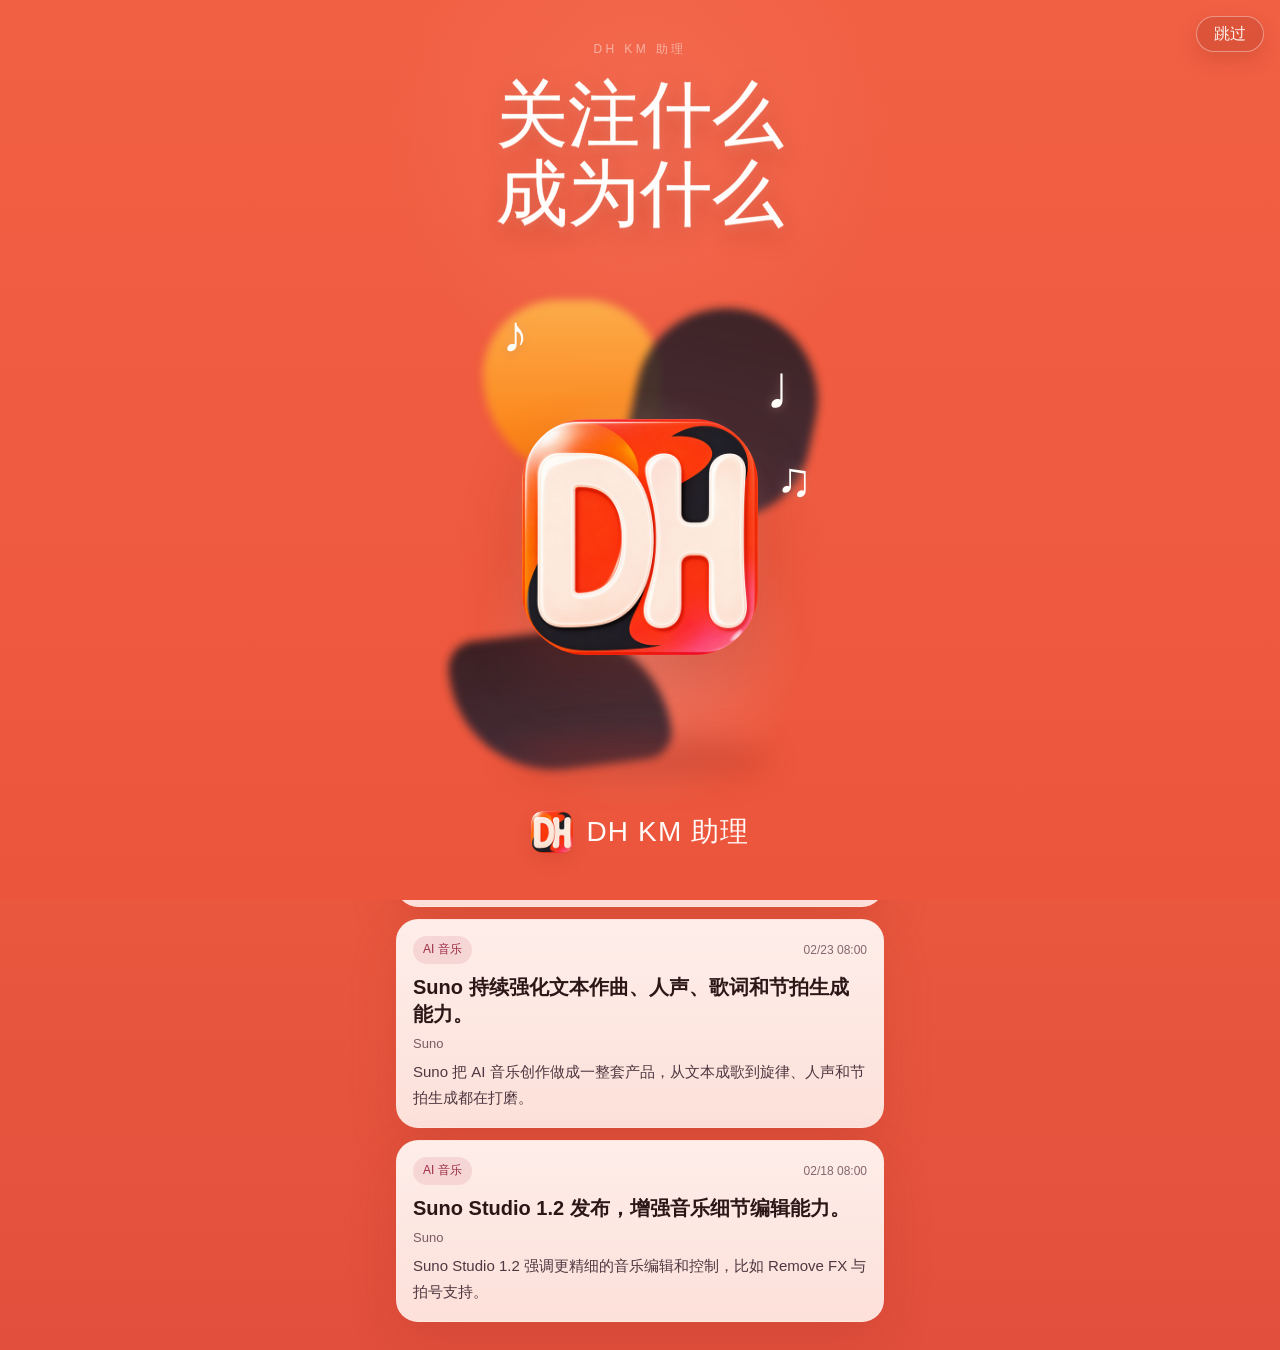
<file: index.html>
<!DOCTYPE html>
<html lang="zh-CN">
  <head>
    <meta charset="UTF-8" />
    <meta name="viewport" content="width=device-width, initial-scale=1.0, viewport-fit=cover" />
    <meta name="theme-color" content="#ef5c41" />
    <meta name="apple-mobile-web-app-capable" content="yes" />
    <meta name="apple-mobile-web-app-status-bar-style" content="default" />
    <meta name="apple-mobile-web-app-title" content="DH KM 助理" />
    <title>DH KM 助理</title>
    <link rel="manifest" href="./manifest.webmanifest" />
    <link rel="apple-touch-icon" sizes="180x180" href="./apple-touch-icon.png" />
    <link rel="icon" href="./icon-512.png" type="image/png" />
    <link rel="stylesheet" href="./styles.css" />
  </head>
  <body>
    <div id="splash-screen" class="splash-screen" aria-hidden="true">
      <button id="skip-splash" class="skip-splash" type="button">跳过</button>
      <div class="splash-card">
        <div class="splash-copy">
          <p class="splash-intro">DH KM 助理</p>
          <h1 class="splash-slogan">关注什么<br />成为什么</h1>
        </div>

        <div class="splash-stage" aria-hidden="true">
          <div class="splash-blob splash-blob-a"></div>
          <div class="splash-blob splash-blob-b"></div>
          <div class="splash-blob splash-blob-c"></div>

          <span class="splash-note splash-note-one">♪</span>
          <span class="splash-note splash-note-two">♩</span>
          <span class="splash-note splash-note-three">♫</span>

          <div class="splash-pulse-ring"></div>
          <div class="splash-shadow"></div>
          <div class="splash-visual-shell">
            <div class="splash-visual">
              <img src="./icon-512.png" alt="DH KM 助理图标" />
            </div>
          </div>
        </div>

        <div class="splash-footer">
          <div class="splash-brand">
            <div class="splash-brand-mark">
              <img src="./icon-192.png" alt="DH KM 助理图标" />
            </div>
            <p class="splash-brand-name">DH KM 助理</p>
          </div>
        </div>
      </div>
    </div>

    <main class="app-shell">
      <header class="app-header">
        <div class="brand-block">
          <div class="brand-mark">
            <img src="./icon-192.png" alt="DH KM 助理图标" />
          </div>
          <div class="brand-copy">
            <p class="brand-name">DH KM 助理</p>
            <h1 class="page-title">每日最新事件资讯</h1>
          </div>
        </div>
      </header>

      <nav class="section-tabs" aria-label="资讯分类">
        <button class="section-tab is-active" type="button" data-view="latest">AI领域资讯</button>
        <button class="section-tab" type="button" data-view="policy">政策新规</button>
        <button class="section-tab" type="button" data-view="industry">行业动向</button>
      </nav>

      <section class="hero-panel">
        <div class="hero-copy">
          <p class="hero-kicker" id="hero-kicker">实时更新</p>
          <h2 class="hero-title" id="hero-title">最新资讯</h2>
          <p class="hero-description" id="hero-description">
            当前内容来自已接入的官源、主流媒体与平台官方入口，按你的三栏规则筛选。
          </p>
        </div>
      </section>

      <section class="feed-section">
        <ol id="news-list" class="news-list"></ol>
      </section>
    </main>

    <aside id="detail-sheet" class="detail-sheet" aria-hidden="true">
      <div id="sheet-backdrop" class="sheet-backdrop"></div>
      <section class="sheet-panel" aria-label="资讯详情">
        <button id="close-detail" class="close-detail" type="button" aria-label="关闭详情">关闭</button>
        <div class="sheet-meta">
          <span id="detail-category" class="detail-category"></span>
          <span id="detail-time" class="detail-time"></span>
        </div>
        <h2 id="detail-title" class="detail-title"></h2>
        <p id="detail-location" class="detail-location"></p>
        <p id="detail-summary" class="detail-summary"></p>
        <div class="detail-block">
          <h3>完整版</h3>
          <p id="detail-content"></p>
        </div>
        <div class="detail-block">
          <h3>原文来源</h3>
          <p id="detail-source"></p>
          <a id="detail-link" class="detail-link" href="#" target="_blank" rel="noreferrer">查看原文</a>
        </div>
      </section>
    </aside>

    <template id="item-template">
      <li class="news-item">
        <button class="news-card" type="button">
          <div class="card-topline">
            <span class="card-tag"></span>
            <span class="card-time"></span>
          </div>
          <h2 class="card-title"></h2>
          <p class="card-location"></p>
          <p class="card-summary"></p>
        </button>
      </li>
    </template>

    <script src="./content.js"></script>
    <script src="./app.js"></script>
  </body>
</html>
</file>
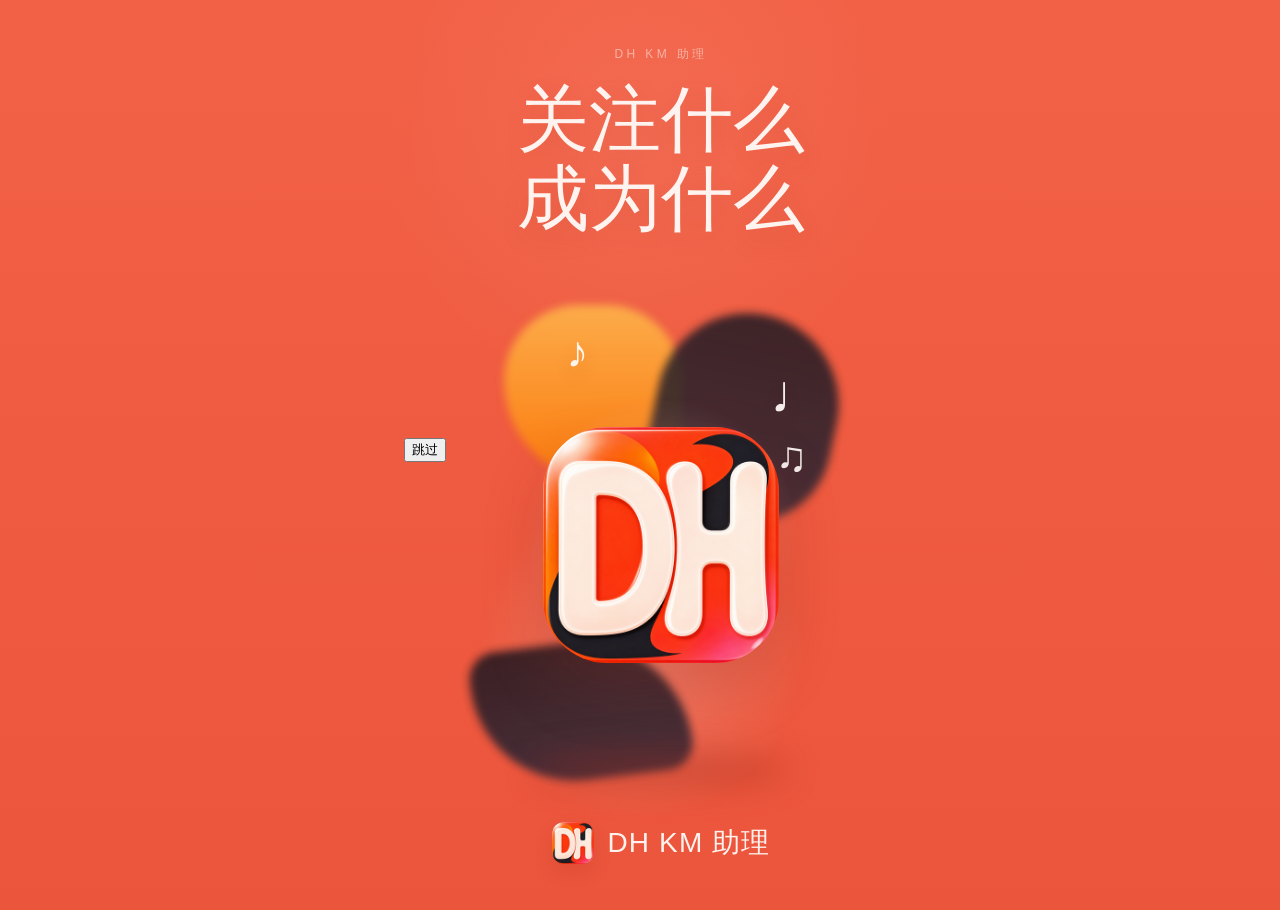
<file: loading-preview.html>
<!DOCTYPE html>
<html lang="zh-CN">
  <head>
    <meta charset="UTF-8" />
    <meta name="viewport" content="width=device-width, initial-scale=1.0, viewport-fit=cover" />
    <meta name="theme-color" content="#ef5c41" />
    <title>DH KM 加载页预览</title>
    <link rel="icon" href="./icon-512.png" type="image/png" />
    <style>
      :root {
        --bg-a: #f26146;
        --bg-b: #ef5b40;
        --bg-c: #eb553c;
        --text: rgba(255, 249, 246, 0.96);
        --text-soft: rgba(255, 244, 239, 0.76);
      }

      * {
        box-sizing: border-box;
      }

      html,
      body {
        margin: 0;
        min-height: 100%;
        font-family: "PingFang SC", "Microsoft YaHei", "Noto Sans SC", sans-serif;
      }

      body {
        min-height: 100vh;
        display: flex;
        align-items: center;
        justify-content: center;
        padding: 28px 26px calc(38px + env(safe-area-inset-bottom, 0px));
        background:
          radial-gradient(circle at 50% 72%, rgba(255, 220, 210, 0.3), transparent 18%),
          radial-gradient(circle at 50% 16%, rgba(255, 244, 239, 0.08), transparent 26%),
          linear-gradient(180deg, var(--bg-a) 0%, var(--bg-b) 48%, var(--bg-c) 100%);
        overflow: hidden;
      }

      .splash-card {
        width: min(100%, 430px);
        min-height: calc(100dvh - 56px - env(safe-area-inset-bottom, 0px));
        max-height: calc(100dvh - 56px - env(safe-area-inset-bottom, 0px));
        display: flex;
        flex-direction: column;
        justify-content: flex-start;
        align-items: center;
        text-align: center;
      }

      .splash-copy {
        padding-top: max(18px, env(safe-area-inset-top, 0px));
        width: 100%;
      }

      .splash-intro {
        margin: 0 0 18px;
        font-size: 12px;
        letter-spacing: 0.28em;
        color: rgba(255, 246, 241, 0.52);
        animation: splashRise 480ms ease both;
      }

      .splash-slogan {
        margin: 0;
        font-size: clamp(40px, 12vw, 72px);
        line-height: 1.1;
        color: var(--text);
        font-family: "STXingkai", "Kaiti SC", "KaiTi", cursive;
        font-weight: 400;
        text-shadow: 0 10px 26px rgba(169, 48, 28, 0.16);
        animation: splashRise 720ms ease both;
        max-width: 360px;
        margin-left: auto;
        margin-right: auto;
      }

      .splash-stage {
        position: relative;
        width: 100%;
        min-height: clamp(320px, 42dvh, 520px);
        display: flex;
        align-items: center;
        justify-content: center;
        margin-top: 12px;
        flex: 1;
      }

      .splash-blob {
        position: absolute;
        border-radius: 999px;
        filter: blur(4px);
        opacity: 0.88;
      }

      .splash-blob-a {
        top: 54px;
        left: 58px;
        width: clamp(120px, 34vw, 178px);
        height: clamp(120px, 34vw, 178px);
        background: linear-gradient(180deg, rgba(255, 190, 76, 0.92), rgba(255, 131, 0, 0.9));
        border-top-left-radius: 110px;
        border-top-right-radius: 110px;
        border-bottom-left-radius: 150px;
        border-bottom-right-radius: 40px;
      }

      .splash-blob-b {
        top: 62px;
        right: 40px;
        width: clamp(128px, 34vw, 182px);
        height: clamp(150px, 38vw, 208px);
        background: linear-gradient(180deg, rgba(26, 24, 34, 0.95), rgba(43, 40, 55, 0.96));
        border-top-left-radius: 140px;
        border-top-right-radius: 140px;
        border-bottom-left-radius: 42px;
        border-bottom-right-radius: 126px;
        transform: rotate(12deg);
      }

      .splash-blob-c {
        bottom: 42px;
        left: 28px;
        width: clamp(154px, 46vw, 214px);
        height: clamp(92px, 26vw, 138px);
        background: linear-gradient(180deg, rgba(22, 20, 29, 0.94), rgba(44, 40, 57, 0.98));
        border-top-left-radius: 42px;
        border-top-right-radius: 170px;
        border-bottom-left-radius: 160px;
        border-bottom-right-radius: 40px;
        transform: rotate(-7deg);
      }

      .splash-pulse-ring {
        position: absolute;
        width: clamp(214px, 58vw, 288px);
        height: clamp(214px, 58vw, 288px);
        border-radius: 50%;
        background: radial-gradient(circle, rgba(255, 246, 242, 0.28), rgba(255, 246, 242, 0) 68%);
        animation: splashRing 2.3s ease-in-out infinite;
      }

      .splash-shadow {
        position: absolute;
        left: 50%;
        bottom: 34px;
        width: clamp(180px, 58vw, 256px);
        height: clamp(28px, 8vw, 38px);
        transform: translateX(-50%);
        border-radius: 50%;
        background: rgba(157, 38, 26, 0.34);
        filter: blur(16px);
      }

      .splash-visual-shell {
        position: relative;
        z-index: 2;
        width: clamp(210px, 66vw, 292px);
        height: clamp(210px, 66vw, 292px);
        display: flex;
        align-items: center;
        justify-content: center;
        transform: translateY(8px);
      }

      .splash-visual {
        position: relative;
        width: clamp(172px, 54vw, 236px);
        height: clamp(172px, 54vw, 236px);
        border-radius: clamp(44px, 14vw, 64px);
        overflow: hidden;
        box-shadow: 0 28px 60px rgba(132, 34, 24, 0.24);
        animation: splashPulse 2.1s ease-in-out infinite;
      }

      .splash-visual img {
        width: 100%;
        height: 100%;
        display: block;
      }

      .splash-visual::after {
        content: "";
        position: absolute;
        inset: -10%;
        background: linear-gradient(110deg, transparent 34%, rgba(255, 255, 255, 0.32) 50%, transparent 66%);
        transform: translateX(-120%) rotate(8deg);
        animation: splashScan 1.9s ease-in-out infinite;
      }

      .splash-motion {
        position: absolute;
        z-index: 1;
        display: grid;
        gap: 12px;
      }

      .splash-motion span {
        display: block;
        width: 72px;
        height: 4px;
        border-radius: 999px;
        background: rgba(255, 246, 241, 0.84);
        animation: motionFlicker 1.8s ease-in-out infinite;
      }

      .splash-motion-left {
        left: 38px;
        bottom: 104px;
      }

      .splash-motion-left span:first-child {
        width: 46px;
        justify-self: end;
      }

      .splash-motion-right {
        right: 34px;
        bottom: 110px;
      }

      .splash-motion-right span:last-child {
        width: 42px;
        justify-self: end;
      }

      .splash-note {
        position: absolute;
        z-index: 1;
        color: rgba(255, 250, 247, 0.94);
        text-shadow: 0 8px 18px rgba(153, 44, 34, 0.18);
        animation: noteFloat 2.8s ease-in-out infinite;
      }

      .splash-note-one {
        top: 76px;
        left: 28%;
        font-size: clamp(28px, 8vw, 44px);
        animation-delay: 0s;
      }

      .splash-note-two {
        top: 124px;
        right: 18%;
        font-size: clamp(22px, 6vw, 34px);
        animation-delay: 0.45s;
      }

      .splash-note-three {
        top: 182px;
        right: 16%;
        font-size: clamp(28px, 7vw, 42px);
        animation-delay: 0.9s;
      }

      .splash-footer {
        width: 100%;
        display: flex;
        flex-direction: column;
        align-items: center;
        gap: 20px;
        padding-bottom: calc(8px + env(safe-area-inset-bottom, 0px));
        margin-top: auto;
      }

      .splash-brand {
        display: inline-flex;
        align-items: center;
        gap: 14px;
        animation: splashRise 840ms ease both;
      }

      .splash-brand-mark {
        width: 42px;
        height: 42px;
        border-radius: 12px;
        overflow: hidden;
        box-shadow: 0 8px 18px rgba(160, 46, 28, 0.16);
      }

      .splash-brand-mark img {
        width: 100%;
        height: 100%;
        display: block;
      }

      .splash-brand-name {
        margin: 0;
        font-size: clamp(20px, 6vw, 28px);
        line-height: 1;
        color: var(--text);
        letter-spacing: 0.04em;
      }

      .splash-loader {
        position: relative;
        width: min(320px, 76vw);
        height: 14px;
        margin-bottom: 0;
      }

      .splash-loader-track,
      .splash-loader-fill {
        position: absolute;
        inset: 0;
        border-radius: 999px;
      }

      .splash-loader-track {
        background: rgba(255, 247, 243, 0.34);
      }

      .splash-loader-fill {
        width: 100%;
        background: linear-gradient(
          90deg,
          rgba(255, 250, 247, 0),
          rgba(255, 250, 247, 0.96) 22%,
          rgba(255, 250, 247, 0.96) 78%,
          rgba(255, 250, 247, 0)
        );
        animation: loaderSweep 1.8s ease-in-out infinite;
      }

      @keyframes splashPulse {
        0%,
        100% {
          transform: scale(0.97) translateY(0);
        }

        50% {
          transform: scale(1) translateY(-4px);
        }
      }

      @keyframes splashRing {
        0%,
        100% {
          transform: scale(0.9);
          opacity: 0.36;
        }

        50% {
          transform: scale(1.06);
          opacity: 0.74;
        }
      }

      @keyframes splashScan {
        0% {
          transform: translateX(-130%) rotate(8deg);
          opacity: 0;
        }

        20% {
          opacity: 0.95;
        }

        70% {
          opacity: 0.82;
        }

        100% {
          transform: translateX(130%) rotate(8deg);
          opacity: 0;
        }
      }

      @keyframes motionFlicker {
        0%,
        100% {
          opacity: 0.45;
          transform: translateX(0);
        }

        50% {
          opacity: 1;
          transform: translateX(6px);
        }
      }

      @keyframes noteFloat {
        0%,
        100% {
          transform: translateY(0) rotate(0deg);
        }

        50% {
          transform: translateY(-10px) rotate(4deg);
        }
      }

      @keyframes loaderSweep {
        0% {
          transform: scaleX(0.74);
          opacity: 0.74;
        }

        50% {
          transform: scaleX(1);
          opacity: 1;
        }

        100% {
          transform: scaleX(0.74);
          opacity: 0.74;
        }
      }

      @keyframes splashRise {
        from {
          opacity: 0;
          transform: translateY(10px);
        }

        to {
          opacity: 1;
          transform: translateY(0);
        }
      }

      @media (max-width: 420px) {
        .splash-card {
          min-height: calc(100dvh - 44px - env(safe-area-inset-bottom, 0px));
          max-height: calc(100dvh - 44px - env(safe-area-inset-bottom, 0px));
        }
      }
    </style>
  </head>
  <body>
    <button class="skip-splash" type="button">跳过</button>
    <div class="splash-card">
      <div class="splash-copy">
        <p class="splash-intro">DH KM 助理</p>
        <h1 class="splash-slogan">关注什么<br />成为什么</h1>
      </div>

      <div class="splash-stage" aria-hidden="true">
        <div class="splash-blob splash-blob-a"></div>
        <div class="splash-blob splash-blob-b"></div>
        <div class="splash-blob splash-blob-c"></div>

        <span class="splash-note splash-note-one">♪</span>
        <span class="splash-note splash-note-two">♩</span>
        <span class="splash-note splash-note-three">♫</span>

        <div class="splash-pulse-ring"></div>
        <div class="splash-shadow"></div>
        <div class="splash-visual-shell">
          <div class="splash-visual">
            <img src="./icon-512.png" alt="DH KM 助理图标" />
          </div>
        </div>
      </div>

      <div class="splash-footer">
        <div class="splash-brand">
          <div class="splash-brand-mark">
            <img src="./icon-192.png" alt="DH KM 助理图标" />
          </div>
          <p class="splash-brand-name">DH KM 助理</p>
        </div>
      </div>
    </div>
  </body>
</html>
</file>
<file: styles.css>
:root {
  --bg: #ef5c41;
  --bg-deep: #dd4939;
  --surface: rgba(255, 246, 243, 0.95);
  --surface-soft: rgba(255, 240, 235, 0.9);
  --text: #2a1716;
  --text-soft: #755d5f;
  --line: rgba(176, 69, 56, 0.16);
  --shadow: 0 18px 48px rgba(144, 45, 28, 0.18);
  --radius-xl: 28px;
  --radius-lg: 22px;
}

* {
  box-sizing: border-box;
}

html,
body {
  margin: 0;
  min-height: 100%;
  font-family: "PingFang SC", "Microsoft YaHei", "Noto Sans SC", sans-serif;
  background:
    radial-gradient(circle at top left, rgba(255, 229, 219, 0.28), transparent 28%),
    linear-gradient(180deg, #f56b4b 0%, #ef5c41 48%, #e24f3c 100%);
  color: var(--text);
}

body {
  min-height: 100vh;
}

button,
a {
  font: inherit;
}

.app-shell {
  width: min(100%, 520px);
  margin: 0 auto;
  padding: calc(20px + env(safe-area-inset-top, 0px)) 16px calc(28px + env(safe-area-inset-bottom, 0px));
}

.app-header {
  margin-bottom: 16px;
}

.brand-block {
  display: flex;
  align-items: center;
  gap: 12px;
}

.brand-mark {
  flex: 0 0 56px;
  width: 56px;
  height: 56px;
  border-radius: 18px;
  overflow: hidden;
  box-shadow: 0 10px 28px rgba(48, 13, 23, 0.24);
}

.brand-mark img {
  width: 100%;
  height: 100%;
  display: block;
}

.brand-name {
  margin: 0 0 4px;
  font-size: 13px;
  letter-spacing: 0.22em;
  color: rgba(255, 245, 241, 0.92);
}

.page-title {
  margin: 0;
  font-size: 30px;
  line-height: 1.12;
  color: #fffaf8;
}

.section-tabs {
  display: grid;
  grid-template-columns: repeat(3, 1fr);
  gap: 10px;
  padding: 6px;
  background: rgba(255, 244, 239, 0.14);
  border: 1px solid rgba(255, 237, 230, 0.2);
  border-radius: 22px;
  backdrop-filter: blur(16px);
  margin-bottom: 16px;
}

.section-tab {
  border: 0;
  border-radius: 18px;
  padding: 12px 8px;
  color: rgba(255, 248, 244, 0.84);
  background: transparent;
}

.section-tab.is-active {
  background: linear-gradient(135deg, #fff4ef 0%, #ffd8cb 100%);
  color: #bf452f;
  box-shadow: 0 12px 24px rgba(154, 45, 26, 0.18);
}

.hero-panel {
  background: linear-gradient(180deg, rgba(255, 248, 245, 0.95), rgba(255, 241, 236, 0.92));
  border: 1px solid rgba(255, 227, 219, 0.52);
  border-radius: var(--radius-xl);
  box-shadow: var(--shadow);
  padding: 18px;
  margin-bottom: 14px;
}

.hero-kicker {
  margin: 0 0 8px;
  font-size: 12px;
  letter-spacing: 0.16em;
  color: #c05a43;
}

.hero-title {
  margin: 0 0 10px;
  font-size: 28px;
  line-height: 1.16;
}

.hero-description {
  margin: 0;
  font-size: 15px;
  line-height: 1.7;
  color: var(--text-soft);
}

.news-list {
  margin: 0;
  padding: 0;
  list-style: none;
  display: grid;
  gap: 12px;
}

.news-card {
  width: 100%;
  border: 1px solid rgba(255, 227, 219, 0.48);
  background: linear-gradient(180deg, var(--surface) 0%, var(--surface-soft) 100%);
  border-radius: var(--radius-lg);
  padding: 16px;
  box-shadow: var(--shadow);
  text-align: left;
  color: inherit;
}

.card-topline {
  display: flex;
  align-items: center;
  justify-content: space-between;
  gap: 12px;
  margin-bottom: 10px;
}

.card-tag {
  display: inline-flex;
  align-items: center;
  min-height: 28px;
  padding: 0 10px;
  border-radius: 999px;
  background: rgba(190, 61, 86, 0.12);
  color: #9c2d48;
  font-size: 12px;
}

.card-time {
  font-size: 12px;
  color: #86656d;
}

.card-title {
  margin: 0 0 8px;
  font-size: 20px;
  line-height: 1.36;
}

.card-location {
  margin: 0 0 8px;
  font-size: 13px;
  color: #7a5a62;
}

.card-summary {
  margin: 0;
  font-size: 15px;
  line-height: 1.72;
  color: #4e3740;
}

.detail-sheet {
  position: fixed;
  inset: 0;
  z-index: 20;
  display: none;
}

.detail-sheet.is-open {
  display: block;
}

.sheet-backdrop {
  position: absolute;
  inset: 0;
  background: rgba(28, 9, 15, 0.52);
  backdrop-filter: blur(8px);
}

.sheet-panel {
  position: absolute;
  left: 0;
  right: 0;
  bottom: 0;
  max-width: 520px;
  margin: 0 auto;
  padding: 22px 18px calc(26px + env(safe-area-inset-bottom, 0px));
  background: #fff9f6;
  border-radius: 26px 26px 0 0;
  box-shadow: 0 -20px 48px rgba(35, 10, 18, 0.24);
  max-height: 82vh;
  overflow-y: auto;
}

.close-detail {
  border: 0;
  background: rgba(150, 54, 77, 0.1);
  color: #8f2846;
  border-radius: 999px;
  padding: 10px 14px;
  margin-bottom: 16px;
}

.sheet-meta {
  display: flex;
  flex-wrap: wrap;
  gap: 10px;
  margin-bottom: 10px;
}

.detail-category,
.detail-time {
  font-size: 12px;
  color: #8d5f6a;
}

.detail-title {
  margin: 0 0 10px;
  font-size: 26px;
  line-height: 1.3;
}

.detail-location,
.detail-summary,
.detail-block p {
  margin: 0 0 12px;
  font-size: 15px;
  line-height: 1.78;
  color: #493039;
}

.detail-block {
  padding-top: 12px;
  border-top: 1px solid var(--line);
  margin-top: 12px;
}

.detail-block h3 {
  margin: 0 0 10px;
  font-size: 14px;
  color: #8a2945;
}

.detail-link {
  display: inline-flex;
  align-items: center;
  min-height: 44px;
  padding: 0 16px;
  border-radius: 999px;
  background: linear-gradient(135deg, #f26a4b 0%, #dd4d3b 100%);
  color: #fff9f7;
  text-decoration: none;
}

.splash-screen {
  position: fixed;
  inset: 0;
  z-index: 30;
  display: flex;
  align-items: center;
  justify-content: center;
  padding: 28px 26px calc(38px + env(safe-area-inset-bottom, 0px));
  background:
    radial-gradient(circle at 50% 72%, rgba(255, 220, 210, 0.3), transparent 18%),
    radial-gradient(circle at 50% 16%, rgba(255, 244, 239, 0.08), transparent 26%),
    linear-gradient(180deg, #f26043 0%, #ef5b40 48%, #eb553c 100%);
  opacity: 0;
  visibility: hidden;
  pointer-events: none;
  transition: opacity 260ms ease, visibility 260ms ease;
}

.splash-screen.is-visible {
  opacity: 1;
  visibility: visible;
  pointer-events: auto;
}

.skip-splash {
  position: fixed;
  top: calc(16px + env(safe-area-inset-top, 0px));
  right: 16px;
  z-index: 40;
  min-width: 68px;
  height: 36px;
  padding: 0 14px;
  border: 1px solid rgba(255, 243, 238, 0.42);
  border-radius: 999px;
  background: rgba(124, 34, 25, 0.18);
  color: rgba(255, 251, 248, 0.94);
  backdrop-filter: blur(8px);
  box-shadow: 0 8px 20px rgba(118, 33, 23, 0.18);
}

.splash-card {
  width: min(100%, 430px);
  min-height: calc(100dvh - 56px - env(safe-area-inset-bottom, 0px));
  max-height: calc(100dvh - 56px - env(safe-area-inset-bottom, 0px));
  display: flex;
  flex-direction: column;
  justify-content: flex-start;
  align-items: center;
  text-align: center;
}

.splash-copy {
  padding-top: max(18px, env(safe-area-inset-top, 0px));
  width: 100%;
}

.splash-intro {
  margin: 0 0 18px;
  font-size: 12px;
  letter-spacing: 0.28em;
  color: rgba(255, 246, 241, 0.52);
  animation: splashRise 480ms ease both;
}

.splash-slogan {
  margin: 0;
  font-size: clamp(40px, 12vw, 72px);
  line-height: 1.1;
  color: #fffdfb;
  font-family: "STXingkai", "Kaiti SC", "KaiTi", cursive;
  font-weight: 400;
  text-shadow:
    0 1px 0 rgba(255, 255, 255, 0.34),
    0 4px 12px rgba(255, 255, 255, 0.14),
    0 14px 24px rgba(157, 40, 23, 0.24);
  -webkit-text-stroke: 0.8px rgba(255, 252, 248, 0.46);
  filter: drop-shadow(0 2px 10px rgba(155, 42, 24, 0.18));
  animation: splashRise 720ms ease both;
  max-width: 420px;
  margin-left: auto;
  margin-right: auto;
}

.splash-stage {
  position: relative;
  width: 100%;
  min-height: clamp(320px, 42dvh, 520px);
  display: flex;
  align-items: center;
  justify-content: center;
  margin-top: 12px;
  flex: 1;
}

.splash-blob {
  position: absolute;
  border-radius: 999px;
  filter: blur(4px);
  opacity: 0.88;
}

.splash-blob-a {
  top: 54px;
  left: 58px;
  width: clamp(120px, 34vw, 178px);
  height: clamp(120px, 34vw, 178px);
  background: linear-gradient(180deg, rgba(255, 190, 76, 0.92), rgba(255, 131, 0, 0.9));
  border-top-left-radius: 110px;
  border-top-right-radius: 110px;
  border-bottom-left-radius: 150px;
  border-bottom-right-radius: 40px;
}

.splash-blob-b {
  top: 62px;
  right: 40px;
  width: clamp(128px, 34vw, 182px);
  height: clamp(150px, 38vw, 208px);
  background: linear-gradient(180deg, rgba(26, 24, 34, 0.95), rgba(43, 40, 55, 0.96));
  border-top-left-radius: 140px;
  border-top-right-radius: 140px;
  border-bottom-left-radius: 42px;
  border-bottom-right-radius: 126px;
  transform: rotate(12deg);
}

.splash-blob-c {
  bottom: 42px;
  left: 28px;
  width: clamp(154px, 46vw, 214px);
  height: clamp(92px, 26vw, 138px);
  background: linear-gradient(180deg, rgba(22, 20, 29, 0.94), rgba(44, 40, 57, 0.98));
  border-top-left-radius: 42px;
  border-top-right-radius: 170px;
  border-bottom-left-radius: 160px;
  border-bottom-right-radius: 40px;
  transform: rotate(-7deg);
}

.splash-pulse-ring {
  position: absolute;
  width: clamp(214px, 58vw, 288px);
  height: clamp(214px, 58vw, 288px);
  border-radius: 50%;
  background: radial-gradient(circle, rgba(255, 246, 242, 0.28), rgba(255, 246, 242, 0) 68%);
  animation: splashRing 2.3s ease-in-out infinite;
}

.splash-shadow {
  position: absolute;
  left: 50%;
  bottom: 34px;
  width: clamp(180px, 58vw, 256px);
  height: clamp(28px, 8vw, 38px);
  transform: translateX(-50%);
  border-radius: 50%;
  background: rgba(157, 38, 26, 0.34);
  filter: blur(16px);
}

.splash-visual-shell {
  position: relative;
  z-index: 2;
  width: clamp(210px, 66vw, 292px);
  height: clamp(210px, 66vw, 292px);
  display: flex;
  align-items: center;
  justify-content: center;
  transform: translateY(8px);
}

.splash-visual {
  position: relative;
  width: clamp(172px, 54vw, 236px);
  height: clamp(172px, 54vw, 236px);
  border-radius: clamp(44px, 14vw, 64px);
  overflow: hidden;
  box-shadow: 0 28px 60px rgba(132, 34, 24, 0.24);
  animation: splashPulse 2.1s ease-in-out infinite;
}

.splash-visual img {
  width: 100%;
  height: 100%;
  display: block;
}

.splash-visual::after {
  content: "";
  position: absolute;
  inset: -10%;
  background: linear-gradient(110deg, transparent 34%, rgba(255, 255, 255, 0.32) 50%, transparent 66%);
  transform: translateX(-120%) rotate(8deg);
  animation: splashScan 1.9s ease-in-out infinite;
}

.splash-note {
  position: absolute;
  z-index: 5;
  color: rgba(255, 253, 250, 1);
  text-shadow:
    0 2px 10px rgba(128, 34, 19, 0.2),
    0 0 12px rgba(255, 250, 246, 0.3);
  animation: noteFloat 2.8s ease-in-out infinite;
}

.splash-note-one {
  top: 58px;
  left: 18%;
  font-size: clamp(34px, 9vw, 52px);
  animation-delay: 0s;
}

.splash-note-two {
  top: 118px;
  right: 13%;
  font-size: clamp(28px, 7vw, 40px);
  animation-delay: 0.45s;
}

.splash-note-three {
  top: 206px;
  right: 10%;
  font-size: clamp(34px, 8vw, 48px);
  animation-delay: 0.9s;
}

.splash-footer {
  width: 100%;
  display: flex;
  flex-direction: column;
  align-items: center;
  gap: 0;
  padding-bottom: calc(14px + env(safe-area-inset-bottom, 0px));
  margin-top: auto;
}

.splash-brand {
  display: inline-flex;
  align-items: center;
  gap: 14px;
  animation: splashRise 840ms ease both;
}

.splash-brand-mark {
  width: 42px;
  height: 42px;
  border-radius: 12px;
  overflow: hidden;
  box-shadow: 0 8px 18px rgba(160, 46, 28, 0.16);
}

.splash-brand-mark img {
  width: 100%;
  height: 100%;
  display: block;
}

.splash-brand-name {
  margin: 0;
  font-size: clamp(20px, 6vw, 28px);
  line-height: 1;
  color: #fffaf8;
  letter-spacing: 0.04em;
}

@keyframes splashPulse {
  0%,
  100% {
    transform: scale(0.97) translateY(0);
  }

  50% {
    transform: scale(1) translateY(-4px);
  }
}

@keyframes splashRing {
  0%,
  100% {
    transform: scale(0.9);
    opacity: 0.36;
  }

  50% {
    transform: scale(1.06);
    opacity: 0.74;
  }
}

@keyframes splashScan {
  0% {
    transform: translateX(-130%) rotate(8deg);
    opacity: 0;
  }

  20% {
    opacity: 0.95;
  }

  70% {
    opacity: 0.82;
  }

  100% {
    transform: translateX(130%) rotate(8deg);
    opacity: 0;
  }
}

@keyframes noteFloat {
  0%,
  100% {
    transform: translateY(0) rotate(0deg);
  }

  50% {
    transform: translateY(-10px) rotate(4deg);
  }
}

@keyframes splashRise {
  from {
    opacity: 0;
    transform: translateY(10px);
  }

  to {
    opacity: 1;
    transform: translateY(0);
  }
}

@media (max-width: 420px) {
  .app-shell {
    padding-left: 14px;
    padding-right: 14px;
  }

  .page-title {
    font-size: 28px;
  }

  .hero-title,
  .detail-title {
    font-size: 24px;
  }

  .section-tab {
    padding-left: 4px;
    padding-right: 4px;
    font-size: 14px;
  }
}
</file>
